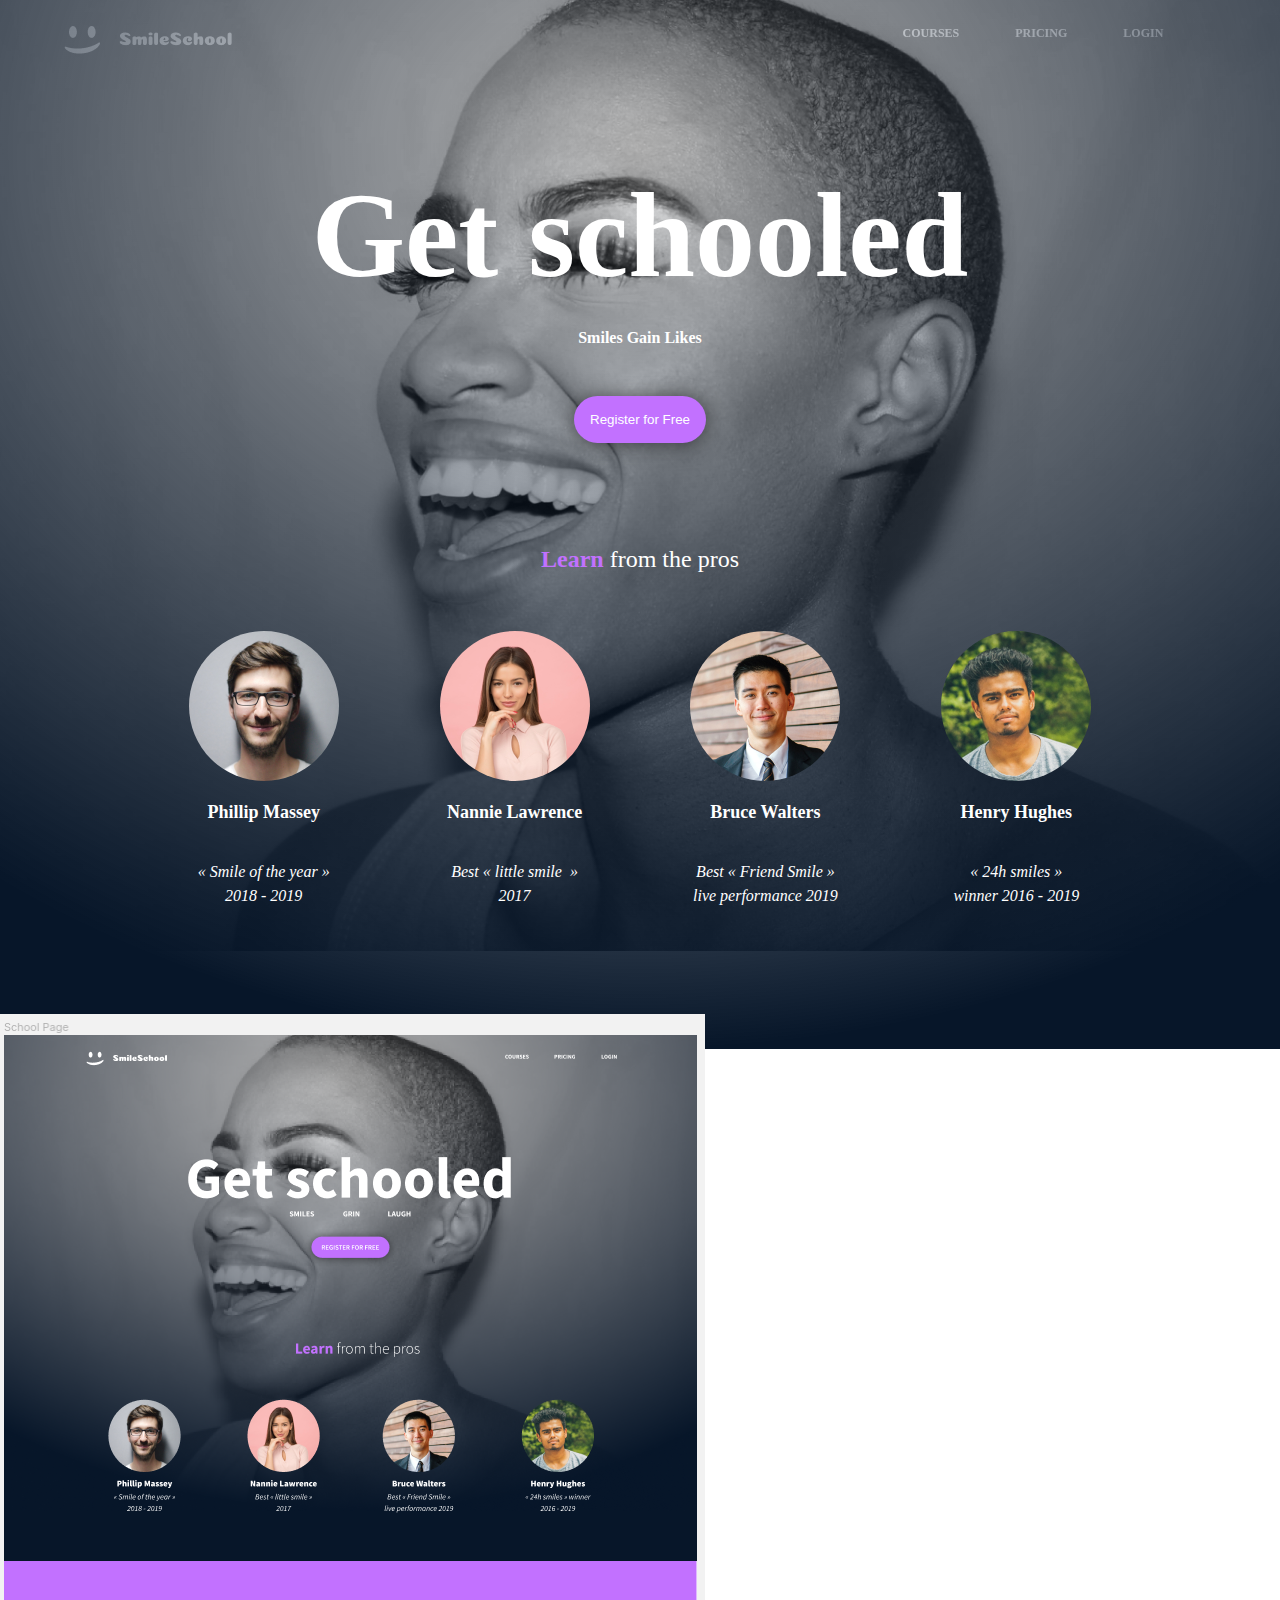
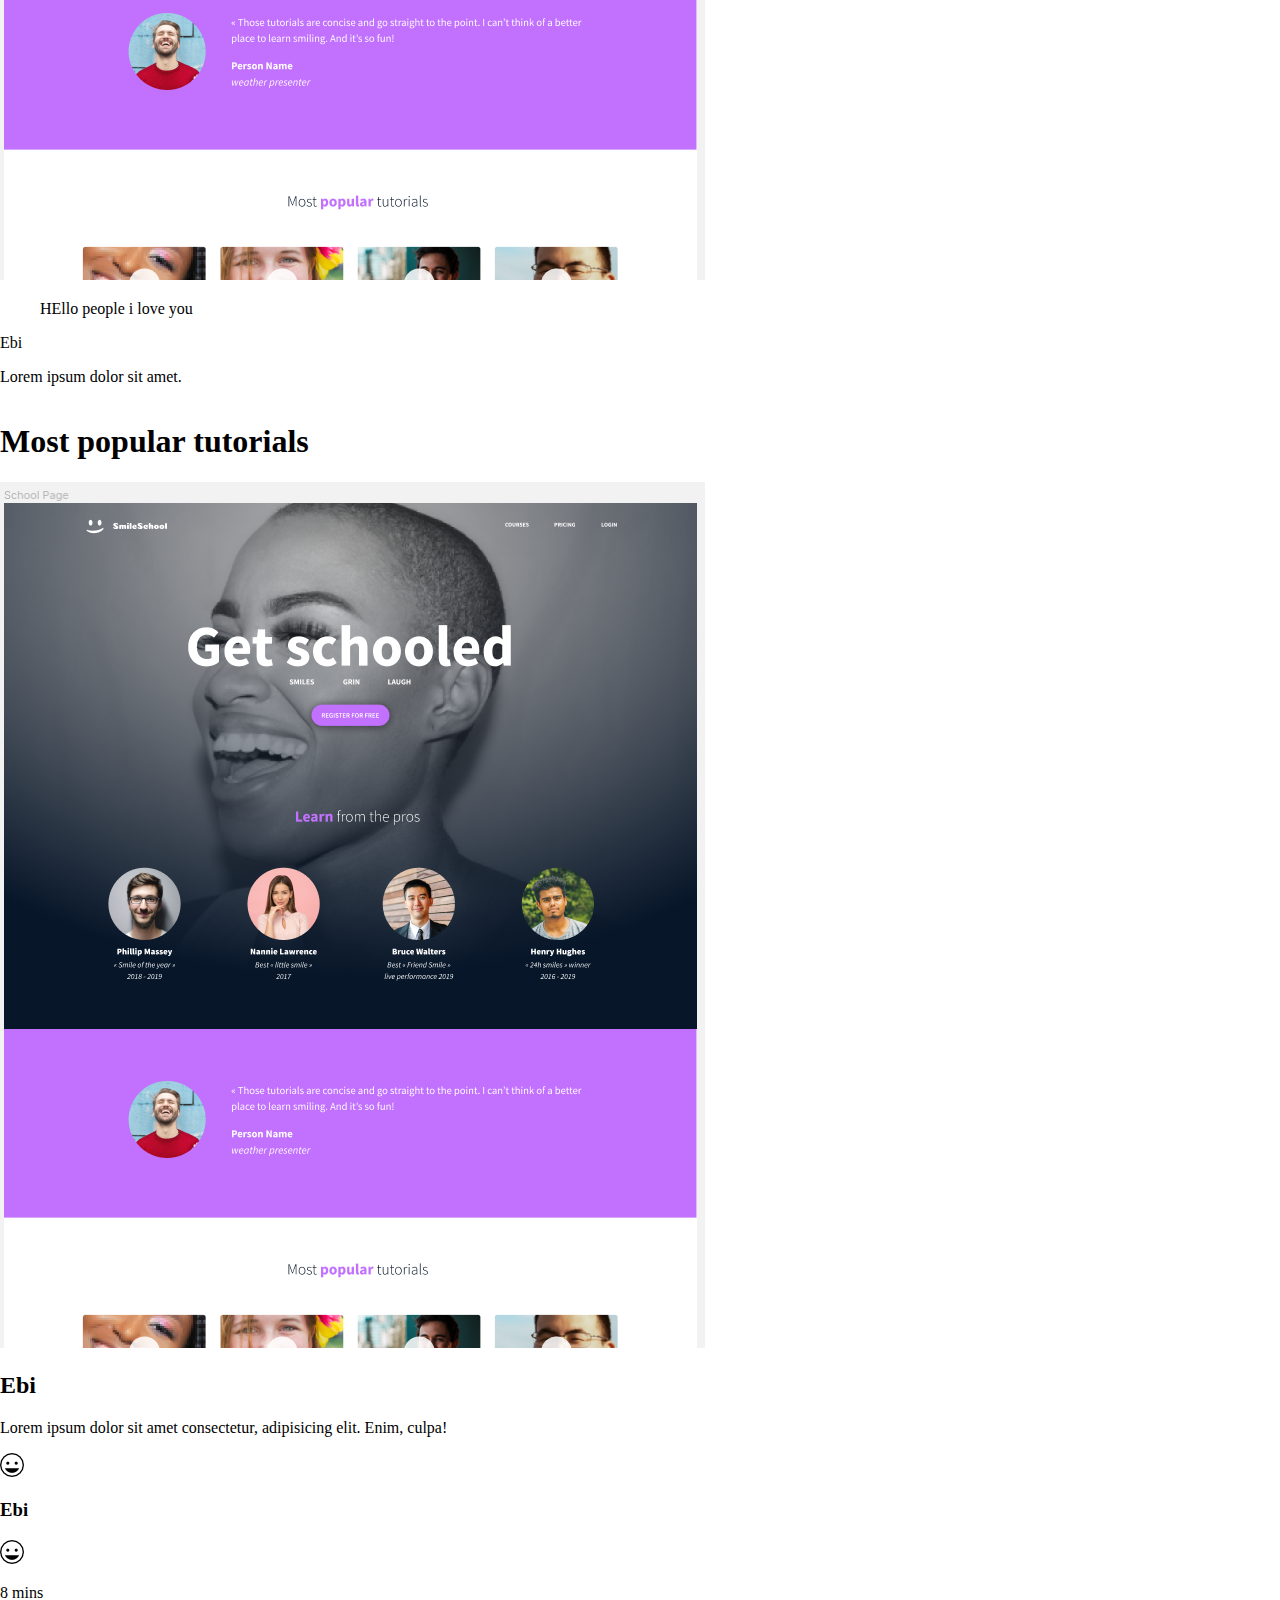
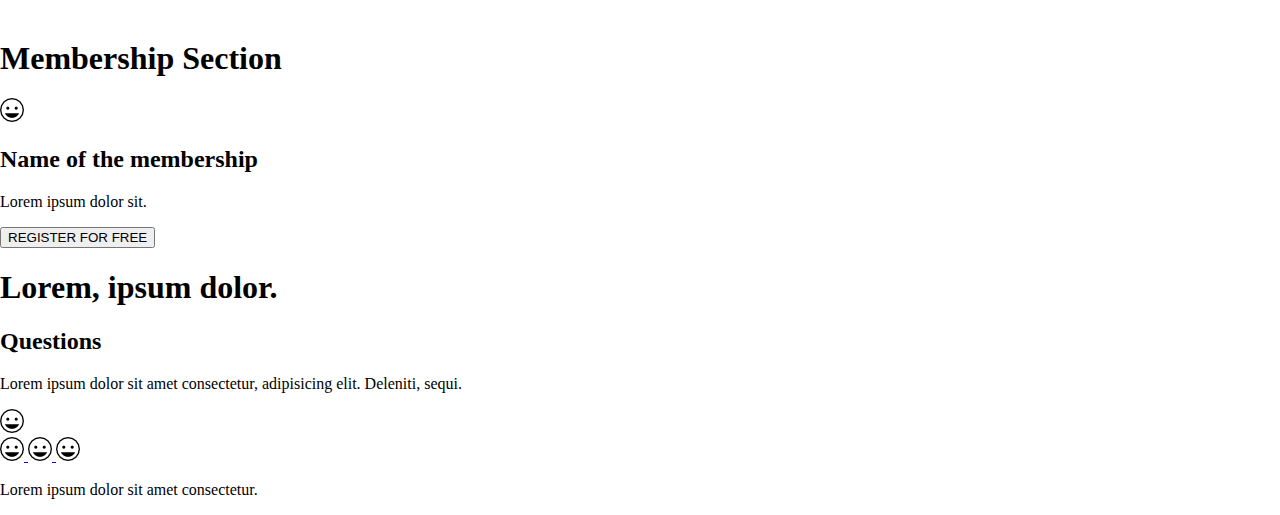
<file: css_advanced/index.html>
<!DOCTYPE html>
<html lang="en">

<head>
    <meta charset="UTF-8">
    <meta http-equiv="X-UA-Compatible" content="IE=edge">
    <meta name="viewport" content="width=device-width, initial-scale=1.0">
    <title>School Page</title>

    <link rel="stylesheet" href="./styles.css">
</head>

<body>
    <header>
        <div>
            <a href="#">
                <img src="./images/logo.png" class="logo" alt="smile logo">
            </a>
        </div>
        <div class="urls">
            <a href="#">Courses</a>
            <a href="#">Pricing</a>
            <a href="#">Login</a>
        </div>
    </header>

    <main>
        <section class="leading">
            <div class="learn">
                <h1>Get schooled</h1>
                <p>Smiles Gain Likes</p>
                <button>Register for Free</button>
            </div>
            <div class="courses">
                <h2><span class="dcolor">Learn</span> from the pros</h2>
                <div class="testim">
                    <div class="testimCard">
                        <img src="./images/philip.png" alt="profile of Phillip Massey">
                        <h3>Phillip Massey</h3>
                        <p>« Smile of the year » <br>
                            2018 - 2019</p>
                    </div>
                    <div class="testimCard">
                        <img src="./images/nannie.png" alt="profile of Nannie Lawrence">
                        <h3>Nannie Lawrence</h3>
                        <p>Best « little smile  » <br>
                            2017</p>
                    </div>
                    <div class="testimCard">
                        <img src="./images/bruce.png" alt="profile of Bruce Walters">
                        <h3>Bruce Walters</h3>
                        <p>Best « Friend Smile » <br>live performance 2019</p>
                    </div>
                    <div class="testimCard">
                        <img src="./images/henry.png" alt="profile of Henry Hughes">
                        <h3>Henry Hughes</h3>
                        <p>« 24h smiles »<br> winner 2016 - 2019</p>
                    </div>
                </div>
            </div>
        </section>

        <section class="quote">
            <div class="quote-part">
                <img src="./images/school.png" class="profile" alt="profile image">
                <div>
                    <blockquote>HEllo people i love you </blockquote>
                    <p>Ebi </p>
                    <p>Lorem ipsum dolor sit amet.</p>
                </div>
            </div>
        </section>

        <section class="popular-tutorials">
            <h1>Most popular tutorials</h1>
            <div class="tutorials">
                <div class="tutorial">
                    <img src="./images/school.png" alt="profile">
                    <h2>Ebi</h2>
                    <p>Lorem ipsum dolor sit amet consectetur, adipisicing elit. Enim, culpa!</p>
                    <div class="author">
                        <img src="./images/simle.png" alt="author">
                        <h3>Ebi </h3>
                    </div>
                    <div class="rating">
                        <div class="stars">
                            <img src="./images/simle.png" alt="rating">
                        </div>
                        <p>8 mins</p>
                    </div>
                </div>
                <!-- Repeat the above div for other tutorials -->
            </div>
        </section>

        <section class="membership">
            <h1>Membership Section</h1>
            <div class="memberships">
                <div class="membership-card">
                    <img src="./images/simle.png" alt="video 1">
                    <h2>Name of the membership</h2>
                    <p>Lorem ipsum dolor sit.</p>
                </div>
                <!-- Repeat the above div for other memberships -->
            </div>
            <button>REGISTER FOR FREE</button>
        </section>

        <section class="faqs">
            <h1>Lorem, ipsum dolor.</h1>
            <div class="faq-items">
                <div class="faq-item">
                    <h2>Questions</h2>
                    <p>Lorem ipsum dolor sit amet consectetur, adipisicing elit. Deleniti, sequi.</p>
                </div>
                <!-- Repeat the above div for other FAQ items -->
            </div>
        </section>
    </main>

    <footer>
        <div class="footer-content">
            <div class="footer-logo">
                <img src="./images/simle.png" alt="logo">
                <div class="social-links">
                    <a href="#">
                        <img src="./images/simle.png" alt="smile logo">
                    </a>
                    <a href="#">
                        <img src="./images/simle.png" alt="smile logo">
                    </a>
                    <a href="#">
                        <img src="./images/simle.png" alt="smile logo">
                    </a>
                </div>
            </div>
            <p>Lorem ipsum dolor sit amet consectetur.</p>
        </div>
    </footer>

</body>
</html>
</file>
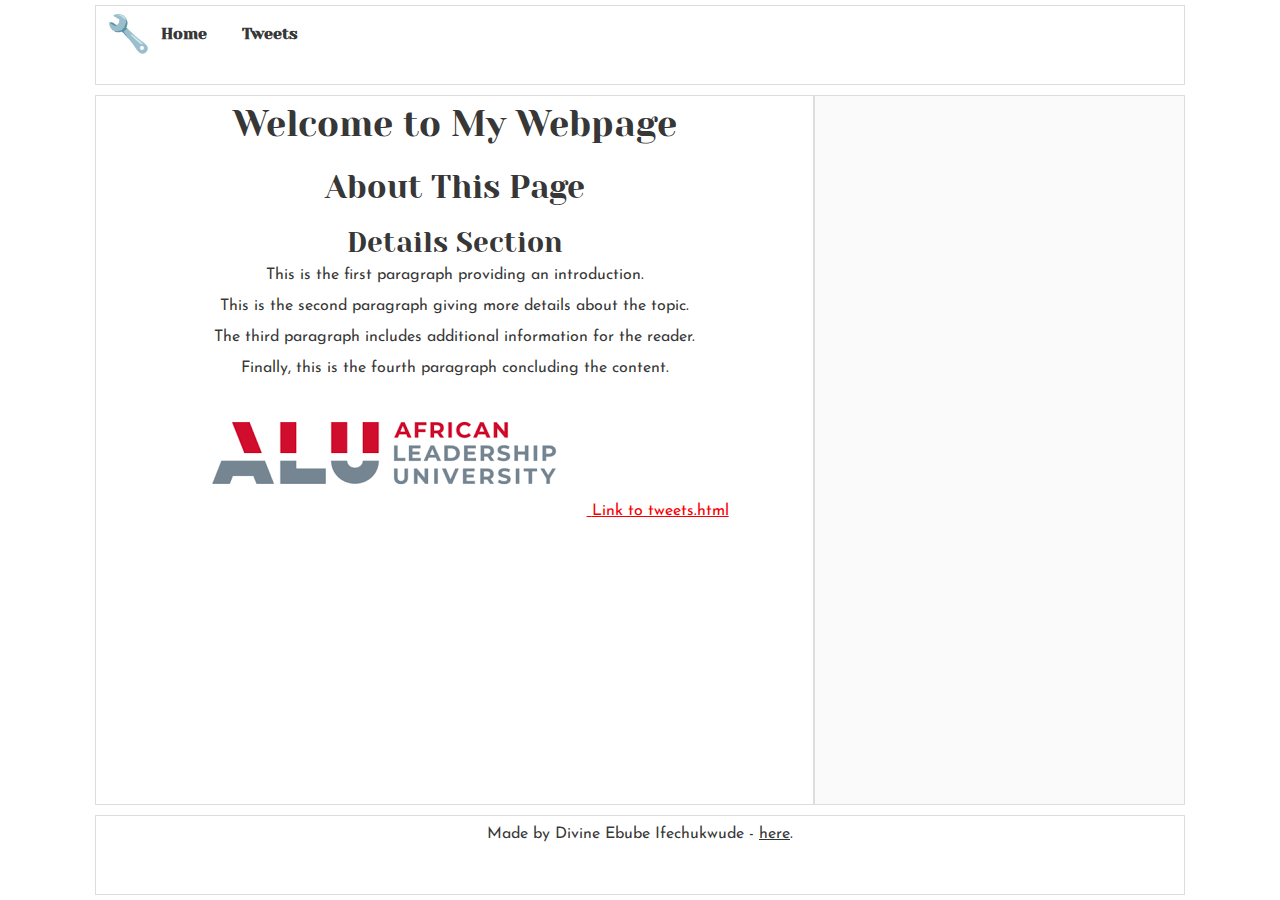
<file: css_basic/index.html>
<!DOCTYPE html>
<html lang="en">
<head>
    <meta charset="UTF-8">
    <meta name="viewport" content="width=device-width, initial-scale=1.0">
    <title>Index Page</title>
    <link href="base.css" rel="stylesheet">
    <link href="styles.css" rel="stylesheet">
</head>
<body class="works_on_smartphone">
    <header>
        <ul>
            <li class="logo">🔧</li>
            <li><a href="index.html">Home</a></li>
            <li><a href="tweets.html">Tweets</a></li>
        </ul>
    </header>
    <main>
        <article>
            <h1>Welcome to My Webpage</h1>
            <h2>About This Page</h2>
            <h3>Details Section</h3>
            <!-- Paragraphs -->
            <p>This is the first paragraph providing an introduction.</p>
            <p>This is the second paragraph giving more details about the topic.</p>
            <p>The third paragraph includes additional information for the reader.</p>
            <p>Finally, this is the fourth paragraph concluding the content.</p>
            <!-- Clickable Image -->
            <a href="https://www.alueducation.com/" target="_blank">
                <img src="[data-uri]" alt="ALU Education">
            </a>
            <a href="tweets.html">Link to tweets.html</a>
        </article>
        <aside>
                   </aside>
    </main>
    <footer>
        <p>Made by Divine Ebube Ifechukwude - <a href="https://github.com/Ebi-Tech" target="_blank">here</a>.</p>
    </footer>
</body>
</html>
</file>
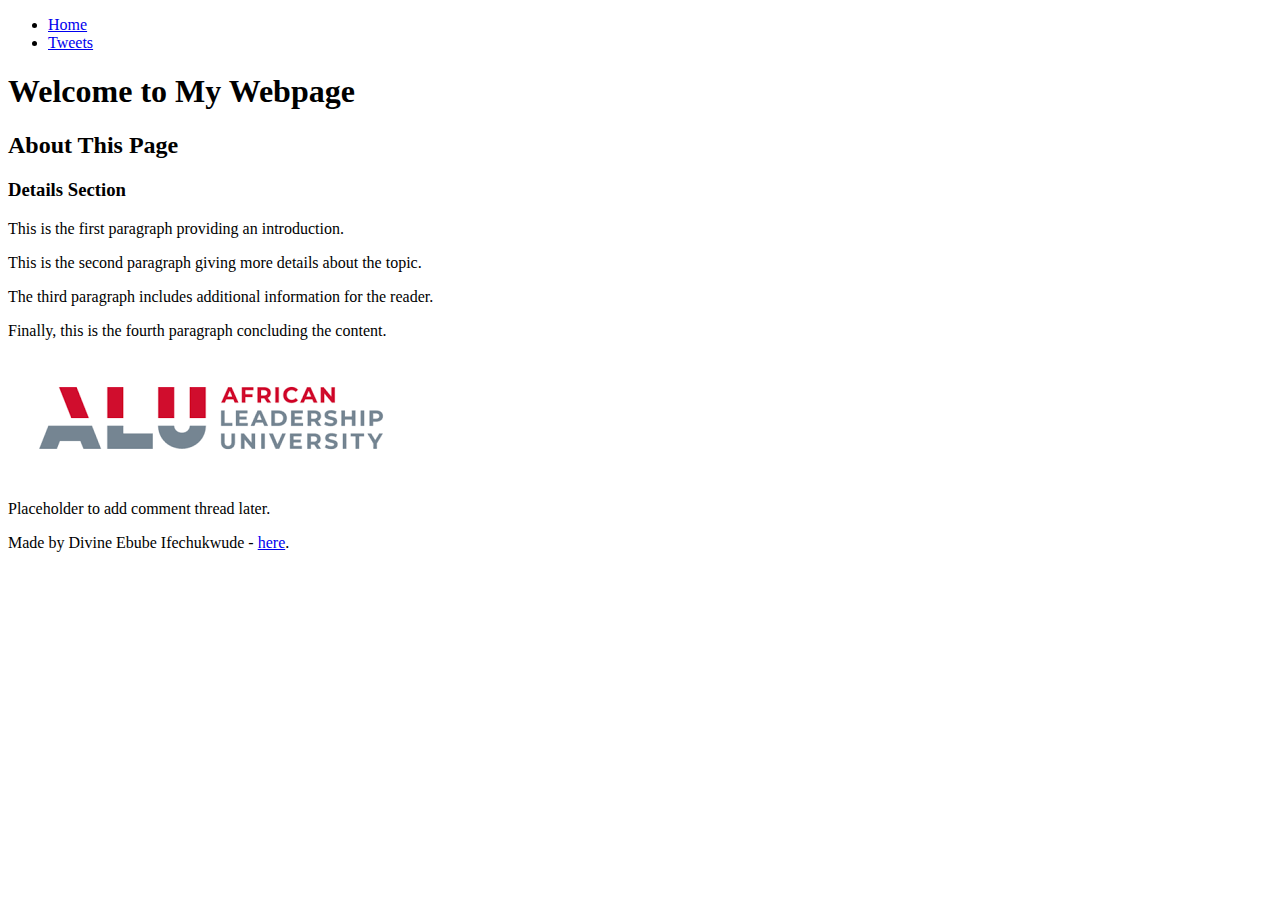
<file: html_basic/index.html>
<!DOCTYPE html>
<html lang="en">
<head>
    <meta charset="UTF-8">
    <meta name="viewport" content="width=device-width, initial-scale=1.0">
    <title>Index Page</title>
</head>
<body>
    <header>
        <ul>
            <li><a href="index.html">Home</a></li>
            <li><a href="tweets.html">Tweets</a></li>
        </ul>
    </header>
    <main>
        <article>
            <h1>Welcome to My Webpage</h1>
            <h2>About This Page</h2>
            <h3>Details Section</h3>
            <!-- Paragraphs -->
            <p>This is the first paragraph providing an introduction.</p>
            <p>This is the second paragraph giving more details about the topic.</p>
            <p>The third paragraph includes additional information for the reader.</p>
            <p>Finally, this is the fourth paragraph concluding the content.</p>
            <!-- Clickable Image -->
            <a href="https://www.alueducation.com/" target="_blank">
                <img src="[data-uri]" alt="ALU Education">
            </a>
        </article>
        <aside>
            <p>Placeholder to add comment thread later.</p>
        </aside>
    </main>
    <footer>
        <p>Made by Divine Ebube Ifechukwude - <a href="https://github.com/Ebi-Tech" target="_blank">here</a>.</p>
    </footer>
</body>
</html>
</file>
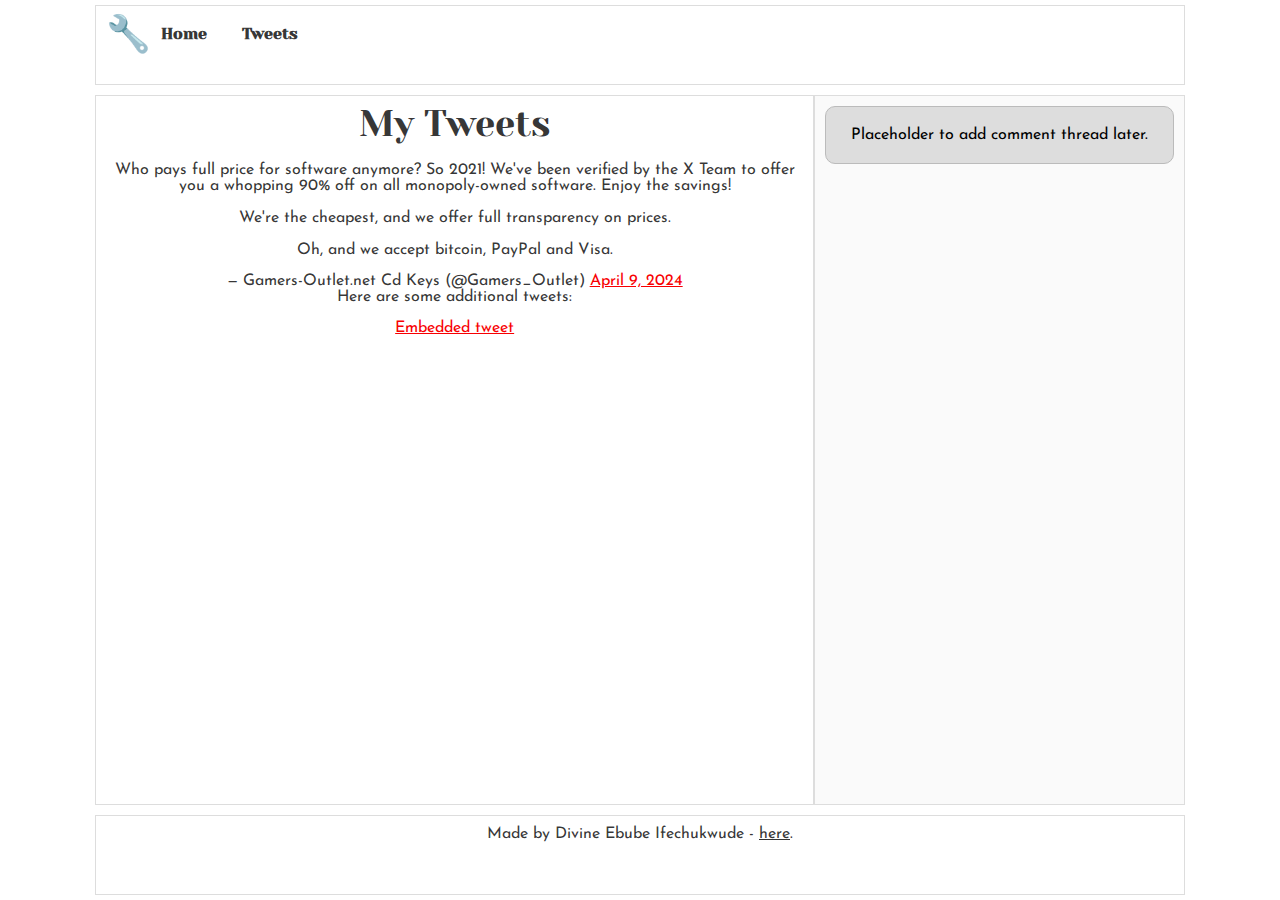
<file: css_basic/tweets.html>
<!DOCTYPE html>
<html lang="en">
<head>
    <meta charset="UTF-8">
    <meta name="viewport" content="width=device-width, initial-scale=1.0">
    <title>Tweets</title>
    <!-- Twitter Embed Script -->
    <script async src="https://platform.twitter.com/widgets.js" charset="utf-8"></script>
    <link href="base.css" rel="stylesheet">
    <link href="styles.css" rel="stylesheet">
</head>
<body class="works_on_smartphone">
    <header>
        <ul>
            <li class="logo">🔧</li>
            <li><a href="index.html">Home</a></li>
            <li><a href="tweets.html">Tweets</a></li>
        </ul>
    </header>
    <main>
        <article>
            <h1>My Tweets</h1>
            <!-- Embedded Tweet -->
            <blockquote class="twitter-tweet"><p lang="en" dir="ltr">Who pays full price for software anymore? So 2021! We&#39;ve been verified by the X Team to offer you a whopping 90% off on all monopoly-owned software. Enjoy the savings! <br><br>We&#39;re the cheapest, and we offer full transparency on prices. <br><br>Oh, and we accept bitcoin, PayPal and Visa.</p>&mdash; Gamers-Outlet.net Cd Keys (@Gamers_Outlet) <a href="https://twitter.com/Gamers_Outlet/status/1777828838413586605?ref_src=twsrc%5Etfw">April 9, 2024</a></blockquote> <script async src="https://platform.twitter.com/widgets.js" charset="utf-8"></script>
            <p>Here are some additional tweets:</p>
            <a href="https://x.com/jameslaurents/status/1833838090571657479">Embedded tweet</a>
        </article>
        <aside>
            <p>Placeholder to add comment thread later.</p>
        </aside>
    </main>
    <footer>
        <p>Made by Divine Ebube Ifechukwude - <a href="https://github.com/Ebi-Tech" target="_blank">here</a>.</p>
    </footer>
</body>
</html>
</file>
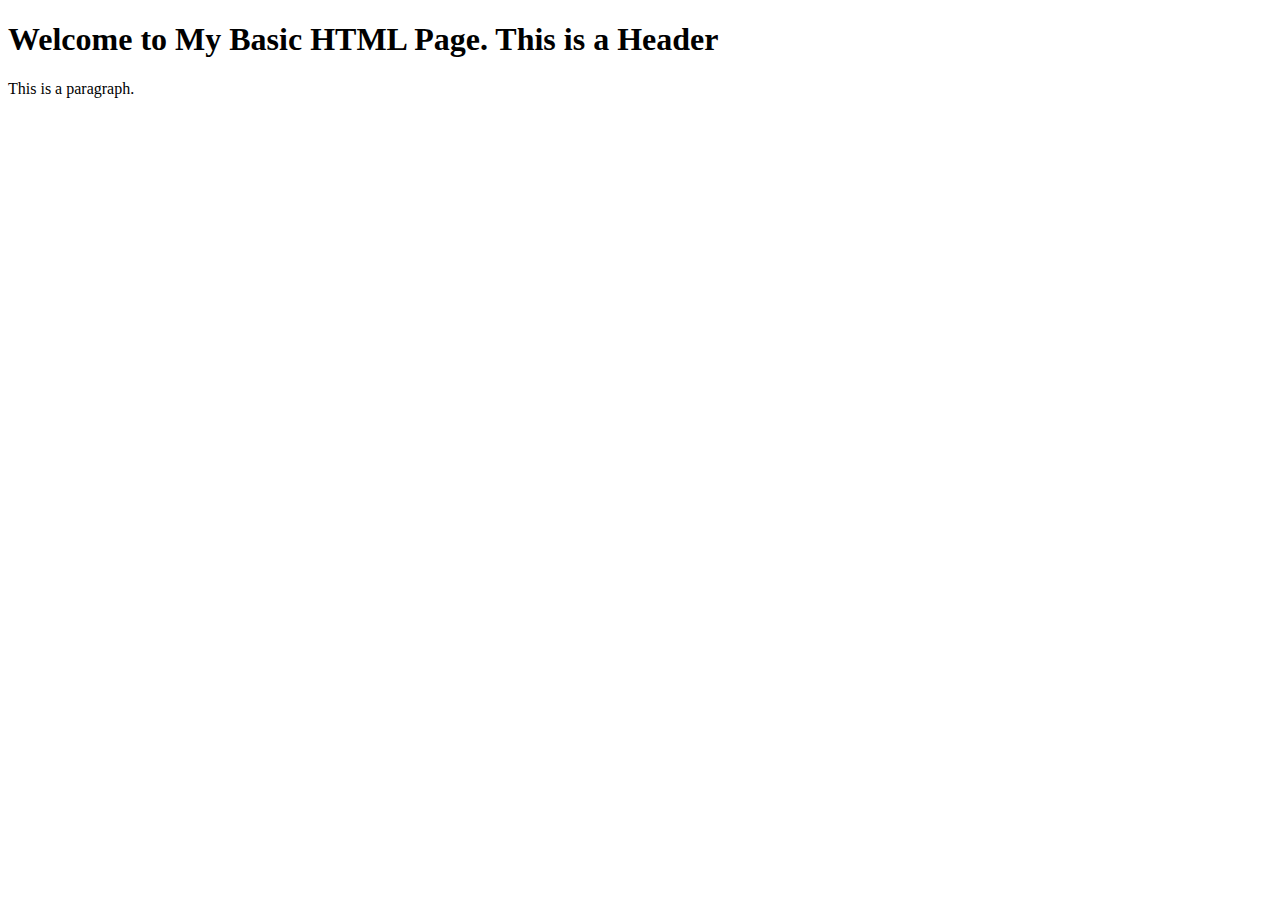
<file: html_basic/base_index.html>
<!DOCTYPE html>
<html lang="en">
<head>
    <meta charset="UTF-8">
    <meta name="viewport" content="width=device-width, initial-scale=1.0">
    <title>This My Basic HTML Page</title>
</head>
<body>
    <h1>Welcome to My Basic HTML Page. This is a Header</h1>
    <p>This is a paragraph.</p>
</body>
</html>
</file>
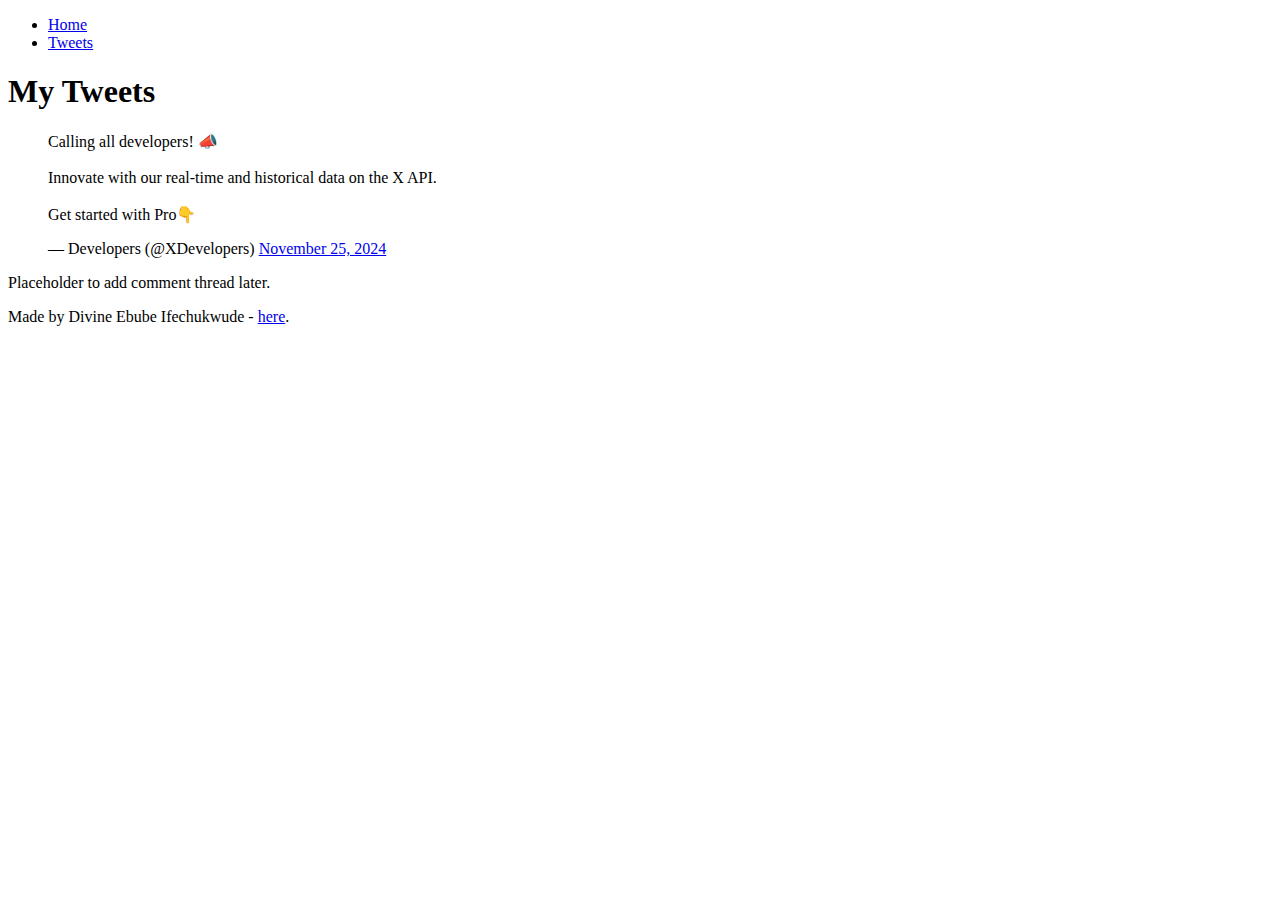
<file: html_basic/tweets.html>
<!DOCTYPE html>
<html lang="en">
<head>
    <meta charset="UTF-8">
    <meta name="viewport" content="width=device-width, initial-scale=1.0">
    <title>Tweets</title>
    <!-- Twitter Embed Script -->
    <script async src="https://platform.twitter.com/widgets.js" charset="utf-8"></script>
</head>
<body>
    <header>
        <ul>
            <li><a href="index.html">Home</a></li>
            <li><a href="tweets.html">Tweets</a></li>
        </ul>
    </header>
    <main>
        <article>
            <h1>My Tweets</h1>
            <!-- Embedded Tweet -->
            <blockquote class="twitter-tweet">
                <p lang="en" dir="ltr">Calling all developers! 📣<br><br>Innovate with our real-time and historical data on the X API.<br><br>Get started with Pro👇</p>
                — Developers (@XDevelopers) 
                <a href="https://twitter.com/XDevelopers/status/1861111894100320572?ref_src=twsrc%5Etfw">November 25, 2024</a>
            </blockquote>
        </article>
        <aside>
            <p>Placeholder to add comment thread later.</p>
        </aside>
    </main>
    <footer>
        <p>Made by Divine Ebube Ifechukwude - <a href="https://github.com/Ebi-Tech" target="_blank">here</a>.</p>
    </footer>
</body>
</html>
</file>
<file: css_advanced/styles.css>
body {
    padding: 0;
    margin: 0;
    font-family: "Source Sans Pro";
    font-style: normal;
}

header {
    display: flex;
    flex-direction: row;
    flex: auto;
    background-image: url("./images/banner.png");
    background-repeat: no-repeat;
    background-size: cover;
    padding: 2% 5% 2% 5%;
    filter: grayscale(100%);
    position: absolute;
    left: -0.025%;
    right: -0.025%;
    top: 0%;
    justify-content: space-between;
    bottom: -26.48%;
    height: 100vh;
    
}

.urls {
    font-weight: 700;
    font-size: 12px;

}


.urls>a {
    font-weight: 700;
    font-size: 12px;
    line-height: 15px;
    color: #FFFFFF;
    padding-right: 53px;
    text-transform: uppercase;
    text-decoration: none;
}

.leading {
    left: 20%;
    right: 20%;
    display: flex;
    flex-direction: column;
    margin-bottom: -2.2rem;
    background-blend-mode: color;
    background: rgba(0, 0, 0, 1);
    background: radial-gradient(85.9% 85.9% at 50% 14.1%,
            rgba(41, 48, 61, 0.0001) 0%,
            #071629 100%);
    color: white;
}

.learn {
    display: flex;
    flex-direction: column;
    padding-top: 5rem;
}

.learn>h1 {
    height: 151px;
    font-weight: 700;
    font-size: 120px;
    line-height: 151px;
    text-align: center;
    color: #ffffff;
    z-index: 20;
}

.learn>p {
    height: 20px;
    position: relative;
    margin-top: -5%;
    text-align: center;
    font-weight: 700;
    font-size: 16px;
    line-height: 20px;
    color: #ffffff;
    display: flex;
    justify-content: space-around;
    margin-left: 38%;
    margin-right: 38%;
}

.learn>button {
    background: #c271ff;
    border-radius: 25px;
    border: none;
    padding: 0.7rem;
    color: white;
    font-weight: 500;
    box-shadow: 0px 1px 20px rgba(0, 0, 0, 0.5);
    position: relative;
    align-self: center;
    margin: 2rem;
    padding: 1rem;
}

.dcolor {
    color: #c271ff;
}

.courses {
    padding: 1%;
    display: flex;
    flex-direction: column;
    z-index: 20;
}

.courses>h2 {
    align-self: center;
    padding: 2rem;
    font-weight: 300;
    line-height: 40px;
}

.courses .dcolor {
    font-weight: 700;
}

.testim {
    display: flex;
    flex-direction: row;
    justify-content: center;
}

.testimCard {
    width: 20%;
    margin-bottom: 7rem;
    display: flex;
    flex-direction: column;
    justify-content: center;
    align-items: center;
}

.testimCard>img {
    border-radius: 50%;
    max-width: 80%;
}

.testimCard > h3 {
    font-style: normal;
    font-weight: 900;
    font-size: 18px;
    line-height: 27px;
    text-align: center;
    color: #FFFFFF;
}

.testimCard>p {
    height: 48px;
    font-family: 'Source Sans Pro';
    font-style: italic;
    font-weight: 400;
    font-size: 16px;
    line-height: 24px;
    text-align: center;
    color: #FFFFFF;
}
main{
    position: relative;
    display: flex;
    flex-direction: column;
    margin: 0;
}
</file>
<file: css_basic/base.css>
/* Importing webfonts */
/* (If you're learning CSS, you should disregard that) */

@import url(https://fonts.googleapis.com/css?family=Yeseva+One);
@import url(https://fonts.googleapis.com/css?family=Josefin+Sans:400,700,700italic,400italic);


/* CSS reset rules */

html, body {
	height: 100%;
	min-height: 100%;
}
html, body, div, span, applet, object, iframe,
h1, h2, h3, h4, h5, h6, p, blockquote, pre,
a, abbr, acronym, address, big, cite, code,
del, dfn, img, ins, kbd, q, s, samp,
small, strike, sub, sup, tt, var,
b, u, i, center,
dl, dt, dd,
fieldset, form, label, legend,
table, caption, tbody, tfoot, thead, tr, th, td,
article, aside, canvas, details, embed, 
figure, figcaption, footer, header, hgroup, 
menu, nav, output, ruby, section, summary,
time, mark, audio, video {
	margin: 0;
	padding: 0;
	border: 0;
	font-size: 100%;
	font: inherit;
	vertical-align: baseline;
}
/* HTML5 display-role reset for older browsers */
article, aside, details, figcaption, figure, 
footer, header, hgroup, menu, nav, section {
	display: block;
}
body {
	line-height: 1;
}
blockquote, q {
	quotes: none;
}
blockquote:before, blockquote:after,
q:before, q:after {
	content: '';
	content: none;
}
table {
	border-collapse: collapse;
	border-spacing: 0;
}


/* Fonts and colors */

body {
	font-family: 'Josefin Sans', serif;
	color: rgba(0, 0, 0, 0.8);
}
h1, h2, h3, h4, h5, h6, header {
	font-family: 'Yeseva One', sans-serif;
}
article {
}
header {
	border-bottom: 1px solid rgb(221,221,221);
	transition: border-bottom-color 1s ease;
}
header a {
	color: rgba(0, 0, 0, 0.8);
}
aside {
	background: #FAFAFA;
}
aside p {
	border: 1px solid #bbb;
	background: #ddd;
	color: black;
}
footer a {
	color: rgba(0, 0, 0, 0.8);
}
a {
	color: #F80002;
}


/* Positioning and margins */

@media (min-width: 1100px) {
	body {
		width: 1100px;
		margin: 0 auto;
	}
}

article {
	padding: 50px 15px;
}
article > *:first-child {
	margin-top: 0;
}
aside {
	padding: 50px 15px;
}
header .right {
	float: right;
	margin: 0 10px 15px;
}


/* Header */
header {
	padding: 20px 0;
	height: 80px;
}
header ul {
	list-style: none;
	margin: 0;
	padding: 0;
}
header li {
	display: inline;
	vertical-align:middle;
}
header li:first-child {
	margin: 0;
}
header li a {
	margin: 0 10px;
}
header li.logo {
	font-size: 36px;
}
header a {
	text-decoration: none;
}


/* Aside */

aside p {
	border-radius: 10px;
	padding: 20px 20px;
}


/* Footer */

footer {
	padding: 5px 15px;
	height: 80px;
}


/* Text styles and margins */

p {
	margin-bottom: 15px;
}
h1 {
	font-size: 36px;
	margin: 40px 0 20px;
}
h2 {
	font-size: 32px;
	margin: 30px 0 15px;
}
h3 {
	font-size: 28px;
	margin: 25px 0 10px;
}
h4 {
	font-size: 20px;
	font-weight: bold;
	margin: 20px 0 10px;
}
h5 {
	font-size: 18px;
	font-weight: bold;
	margin: 15px 0 10px;
}
h6 {
	font-weight: bold;
	margin: 5px 0;
}

@media (max-width: 800px) {
  body.works_on_smartphone {
  	display: block;
  }
  body.works_on_smartphone main {
  	display: block;
  }
  header .right {
  	float: none;
  }
}
</file>
<file: css_basic/styles.css>
* {
    margin: 0;
    padding: 0;
    box-sizing: border-box;
}

body {
    display: flex;
    flex-direction: column;
    height: 100vh;
}

main {
    display: flex;
    flex-direction: row;
    flex: 1;
}

article {
    flex: 2;
    overflow-y: auto;
    padding: 10px;
    text-align: center;
    border: 1px solid #ddd;
}

aside {
    flex: 1;
    overflow-y: auto;
    padding: 10px;
    text-align: center;
    border: 1px solid #ddd;
}

header,
footer {
    flex: none;
    padding: 10px;
    text-align: center;
    border: 1px solid #ddd;
}

body > * {
    margin: 5px;
}

code {
    padding: 2px 4px;
    border-radius: 8px;
    background: #f9f2f4;
    color: #c7254e;
}

.logo {
    font-size: 2rem;
    margin-right: 10px;
}

header ul {
    display: flex;
    justify-content: left;
    align-items: center;
}

header li {
    list-style: none;
    margin-right: 15px;
}

header a {
    text-decoration: none;
    color: inherit;
    font-weight: bold;
}
</file>
